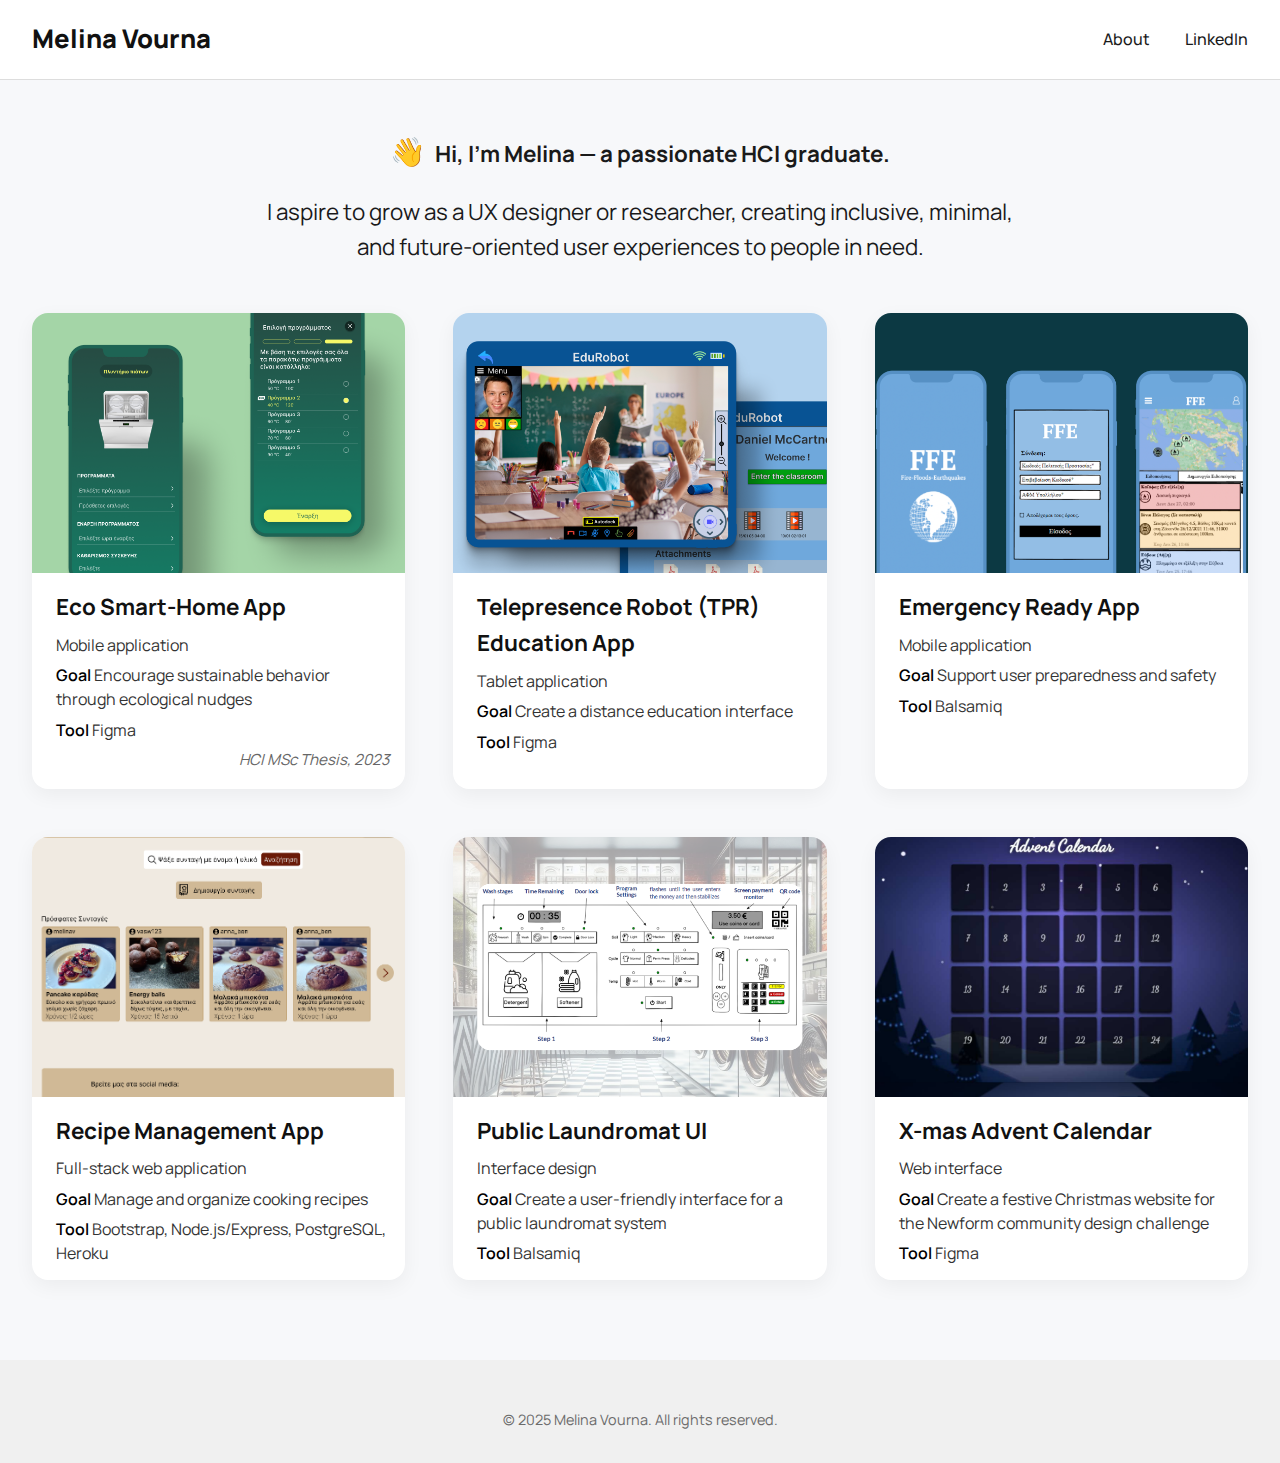
<file: index.html>
<!DOCTYPE html>
<html lang="en">
<head>
  <meta charset="UTF-8" />
  <meta name="viewport" content="width=device-width, initial-scale=1.0"/>
  <title>Melina Vourna - UX Portfolio</title>
  <link rel="stylesheet" href="style.css" />
  <link href="https://fonts.googleapis.com/css2?family=Manrope:wght@400;600;700&display=swap" rel="stylesheet">
</head>

<body>
  <nav class="nav-bar">
    <div class="nav-left">
      <a href="index.html"><strong>Melina Vourna</strong></a>
    </div>
    <div class="nav-right">
      <a href="about.html">About</a>
      <a href="https://www.linkedin.com/in/maria-melina-vourna-6075b1251/" target="_blank">LinkedIn</a>
    </div>
  </nav>        

  <section class="intro">
    <p><span class="emoji">👋</span> <strong>Hi, I’m Melina — a passionate HCI graduate.</strong></p>
    <p>I aspire to grow as a UX designer or researcher, creating inclusive, minimal, and future-oriented user experiences to people in need.</p>
  </section>  

  <!-- ONLY projects are in the container now -->
  <section class="projects-container">
  <div class="project">
    <div class="image-wrapper">
      <img src="img/smarthome.png" alt="Smart-home App"/>
      <div class="overlay">
        <a href="https://www.figma.com/design/ZqSilHO0yvNuTugWzdpgvN/Mobile-Smart-home-App?node-id=1-3709&t=HxRjpZob3w9JTwo3-1" target="_blank" class="btn">Mockups</a>
        <a href="https://gamework.ceid.upatras.gr/" target="_blank" class="btn">Deploy</a>
        <a href="https://hdl.handle.net/10889/26103" target="_blank" class="btn">Thesis</a>
      </div>
    </div>
    <div class="project-content">
    <h2>Eco Smart-Home App</h2>
    <ul class="project-info">
      <li>Mobile application</li>
      <li><strong>Goal</strong> Encourage sustainable behavior through ecological nudges</li>
      <li><strong>Tool</strong> Figma</li>
    </ul>
    <p class="project-subtitle"><i>HCI MSc Thesis, 2023</i></p>
    </div>
  </div>

  <div class="project">
    <div class="image-wrapper">
      <img src="img/edurobot.png" alt="Tablet App"/>
      <div class="overlay">
        <a href="https://www.figma.com/design/8SjUTP5fW8iCSrI5NvZmKv/Remote-Education-with-Telepresence-Robot-Tablet-App?node-id=3-2591&t=wEZjYTznj7PktdBS-1" target="_blank" class="btn">Mockups</a>
        <a href="https://docs.google.com/document/d/1107WdgaLWSnjkdXcgyGfMbo5U3gjYIdHwuN0FxX1LiM/edit" target="_blank" class="btn">Description</a>
        <a href="https://docs.google.com/presentation/d/1gc5XMIni23gPhIfuN4ufGoTFlt4vsSnYiecErL45fJ0/edit?usp=sharing" target="_blank" class="btn">PowerPoint</a>
      </div>
    </div>
    <div class="project-content">
      <h2>Telepresence Robot (TPR) Education App</h2>
      <ul class="project-info">
        <li>Tablet application</li>
        <li><strong>Goal</strong> Create a distance education interface</li>
        <li><strong>Tool</strong> Figma</li>
      </ul> 
    </div>     
  </div>

  <div class="project">
    <div class="image-wrapper">
      <img src="img/ffe.png" alt="Smart-home App"/>
      <div class="overlay">
        <a href="https://docs.google.com/document/d/1n0B6vGAeUgU61UwNqq_L2aquP-4YhR2mRVAgJ0hfCuU/edit?usp=sharing" target="_blank" class="btn">Description</a>
      </div>
    </div>
    <div class="project-content">
      <h2>Emergency Ready App</h2>
      <ul class="project-info">
        <li>Mobile application</li>
        <li><strong>Goal</strong> Support user preparedness and safety</li>
        <li><strong>Tool</strong> Balsamiq</li>
      </ul>
    </div>
  </div>

  <div class="project">
    <div class="image-wrapper">
      <img src="img/cookshare.png" alt="Smart-home App"/>
      <div class="overlay">
        <a href="https://github.com/vournam/cookshare-project.git" target="_blank" class="btn">Code</a>
        <a href="https://docs.google.com/document/d/1XQvIrsZJHy1N5csdu2hoiK0b1E0alsFNSVnF8DN6Xzc/edit?usp=sharing" target="_blank" class="btn">Description</a>
      </div>
    </div>
    <div class="project-content">
      <h2>Recipe Management App</h2>
      <ul class="project-info">
        <li>Full-stack web application</li>
        <li><strong>Goal</strong> Manage and organize cooking recipes</li>
        <li><strong>Tool</strong> Bootstrap, Node.js/Express, PostgreSQL, Heroku</li>
      </ul>
    </div>
  </div>

  <div class="project">
    <div class="image-wrapper">
      <img src="img/publiclaundromat.png" alt="Smart-home App"/>
      <div class="overlay">
        <a href="https://docs.google.com/presentation/d/1L2I_RgRC5OTx7c_oDXqvZKNnErDhCCDSZI3t4v_M4xk/edit?usp=sharing" target="_blank" class="btn">PowerPoint</a>
      </div>
    </div>
    <div class="project-content">
      <h2>Public Laundromat UI</h2>
      <ul class="project-info">
        <li>Interface design</li>
        <li><strong>Goal</strong> Create a user-friendly interface for a public laundromat system</li>
        <li><strong>Tool</strong> Balsamiq</li>
      </ul>  
    </div>
  </div>

  <div class="project">
    <div class="image-wrapper">
      <img src="img/xmas.png" alt="Smart-home App"/>
      <div class="overlay">
        <a href="https://github.com/vournam/my-advent-calendar.git" target="_blank" class="btn">Code</a>
        <a href="https://vournam.github.io/my-advent-calendar/" target="_blank" class="btn">Deploy</a>
      </div>
    </div>
    <div class="project-content">
      <h2>X-mas Advent Calendar</h2>
      <ul class="project-info">
        <li>Web interface</li>
        <li><strong>Goal</strong> Create a festive Christmas website for the Newform community design challenge</li>
        <li><strong>Tool</strong> Figma</li>
      </ul>      
    </div>
  </div>
  </section>

  <footer class="footer">
    <p>© 2025 Melina Vourna. All rights reserved.</p>
  </footer>
</body>
</html>
</file>
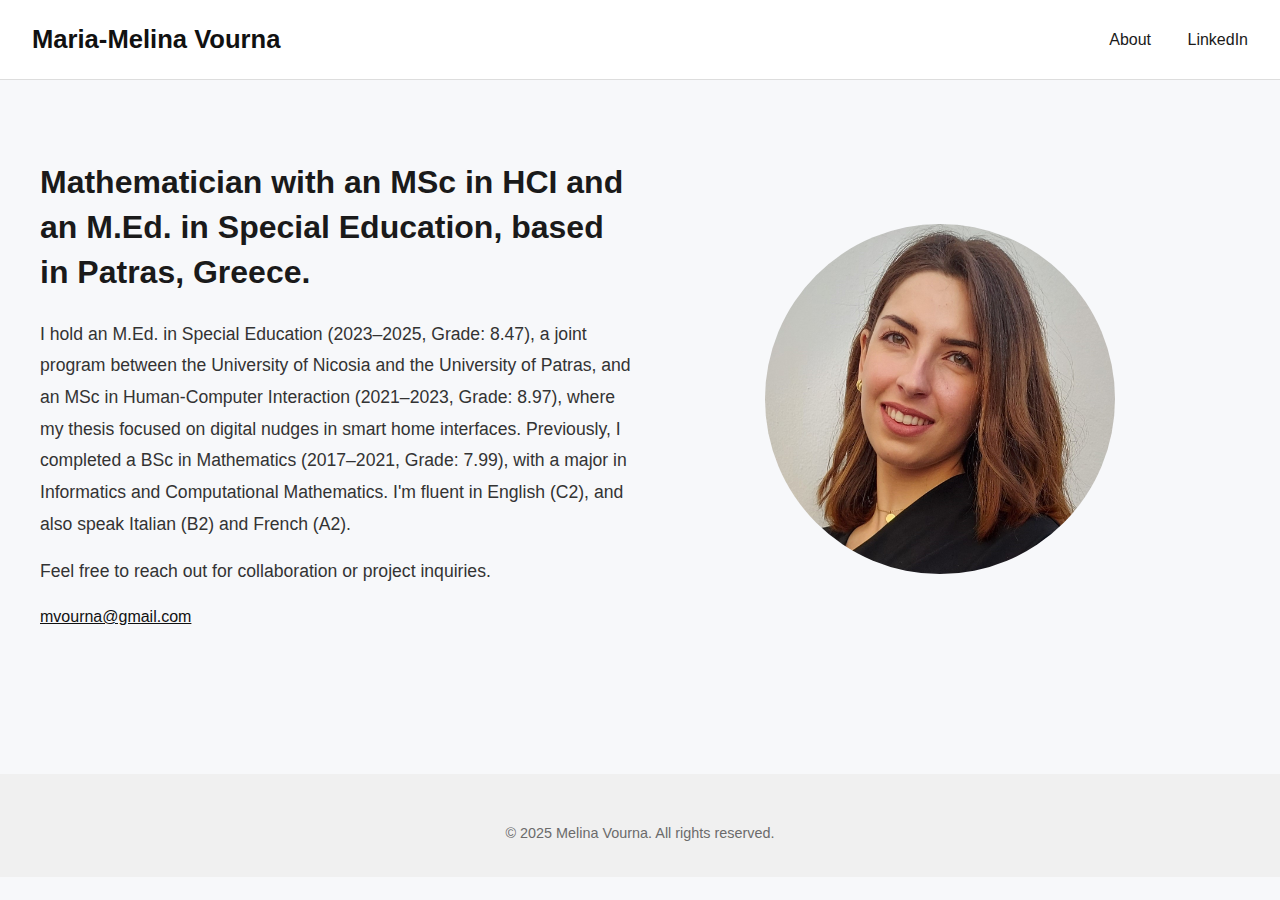
<file: about.html>
<!DOCTYPE html>
<html lang="en">
<head>
<meta charset="UTF-8" />
<meta name="viewport" content="width=device-width, initial-scale=1.0"/>
<title>Project Showcase</title>
<link rel="stylesheet" href="style.css" />
</head>
<body>
    <nav class="nav-bar">
        <div class="nav-left">
        <a href="index.html"><strong>Maria-Melina Vourna</strong></a>
        </div>
        <div class="nav-right">
        <a href="about.html">About</a>
        <a href="https://www.linkedin.com/in/maria-melina-vourna-6075b1251/" target="_blank">LinkedIn</a>
        </div>
    </nav>

    <section class="about-section">
        <div class="about-text">
        <h1>
            Mathematician with an MSc in HCI and <br />
            an M.Ed. in Special Education, based in Patras, Greece.
        </h1>
        <p>
            I hold an M.Ed. in Special Education (2023–2025, Grade: 8.47), a joint program between the University of Nicosia and the University of Patras, and an MSc in Human-Computer Interaction (2021–2023, Grade: 8.97), where my thesis focused on digital nudges in smart home interfaces. Previously, I completed a BSc in Mathematics (2017–2021, Grade: 7.99), with a major in Informatics and Computational Mathematics. I'm fluent in English (C2), and also speak Italian (B2) and French (A2).
        </p>
        <p>Feel free to reach out for collaboration or project inquiries.</p>
        <a href="mailto:mvourna@gmail.com" class="email-link">mvourna@gmail.com</a>
        </div>

        <div class="about-image">
        <img src="img/profile.jpg" alt="Portrait of Maria-Melina Vourna" />
        </div>
    </section>

    <footer class="footer">
        <p>© 2025 Melina Vourna. All rights reserved.</p>
    </footer>
</body>
</html>
</file>
<file: style.css>
/* ======= Base Reset & Variables ======= */
:root {
  --font-main: 'Manrope', 'Inter', sans-serif;
  --color-bg: #f7f8fa;
  --color-text: #1a1a1a;
  --color-dark: #111;
  --color-accent: #0066ff;
  --color-muted: #6b6b6b;
  --color-shadow: rgba(0, 0, 0, 0.05);
  --color-overlay: rgba(0, 0, 0, 0.65);
  --radius: 16px;
  --transition: 0.3s ease;
}

* {
  margin: 0;
  padding: 0;
  box-sizing: border-box;
}

body {
  font-family: var(--font-main);
  background-color: var(--color-bg);
  color: var(--color-text);
  line-height: 1.6;
  font-size: 1rem;
}

/* ======= Navbar ======= */
.nav-bar {
  display: flex;
  justify-content: space-between;
  align-items: center;
  padding: 1.2rem 2rem;
  background: #fff;
  position: sticky;
  top: 0;
  z-index: 1000;
  border-bottom: 1px solid #ddd;
  backdrop-filter: blur(5px);
}

.nav-left a {
  font-size: 1.6rem;
  font-weight: 700;
  text-decoration: none;
  color: var(--color-dark);
}

.nav-right a {
  margin-left: 2rem;
  font-weight: 500;
  text-decoration: none;
  color: var(--color-text);
  transition: color var(--transition);
}

.nav-right a:hover {
  color: var(--color-accent);
}

/* ======= Intro Section ======= */
.intro {
  max-width: 800px;
  margin: 3rem auto;
  padding: 0 1.5rem;
  text-align: center;
}

.intro p {
  font-size: 1.4rem;
  margin-bottom: 1.2rem;
}

.emoji {
  font-size: 1.8rem;
  margin-right: 0.3rem;
}

/* ======= Projects Grid ======= */
.projects-container {
  display: grid;
  grid-template-columns: repeat(auto-fit, minmax(360px, 1fr));
  gap: 3rem;
  max-width: 1300px;
  margin: 2rem auto 5rem;
  padding: 0 2rem;
}

/* ======= Project Card ======= */
.project {
  background: #fff;
  border-radius: var(--radius);
  box-shadow: 0 6px 20px var(--color-shadow);
  overflow: hidden;
  display: flex;
  flex-direction: column;
  transition: transform var(--transition), box-shadow var(--transition);
}

.project:hover {
  transform: translateY(-8px);
  box-shadow: 0 10px 30px rgba(0, 0, 0, 0.1);
}

.image-wrapper {
  position: relative;
  overflow: hidden;
  height: 260px;
}

.image-wrapper img {
  width: 100%;
  height: 100%;
  object-fit: cover;
  transition: transform var(--transition);
}

.image-wrapper:hover img {
  transform: scale(1.05);
}

.overlay {
  position: absolute;
  inset: 0;
  background: var(--color-overlay);
  display: flex;
  flex-direction: column;
  justify-content: center;
  align-items: center;
  opacity: 0;
  gap: 0.7rem;
  transition: opacity var(--transition);
}

.image-wrapper:hover .overlay {
  opacity: 1;
}

/* ======= Call-to-action Buttons ======= */
.btn {
  background-color: #d8d8d8;
  color: #141414;
  padding: 0.75rem 1.25rem;
  min-width: 120px; 
  text-align: center;
  font-size: 1rem;
  font-weight: 500;
  border: none;
  border-radius: 999px;
  display: inline-block;
  text-decoration: none;
  transition: all 0.3s ease;
  white-space: nowrap;
  overflow: hidden;
  text-overflow: ellipsis;
  box-shadow: 0 3px 8px rgba(0, 0, 0, 0.1);
}

.btn:hover {
  background-color: #ffffff;              /* slight lighten on hover */
  transform: scale(1.04);
  box-shadow: 0 6px 16px rgba(0, 0, 0, 0.15);
}

.btn:focus {
  outline: none;
  box-shadow: 0 0 0 3px rgba(255, 255, 255, 0.2);
}

/* ======= Project Text ======= */
.project-content {
  padding: 0 1rem 0.5rem 1rem;
  text-align: left;
}

.project h2 {
  padding: 1rem 1.5rem 0.5rem 0.5rem;
  font-size: 1.4rem;
  color: var(--color-dark);
}

.project-details {
  text-align: left;
  margin-top: 1rem;
}

.project-subtitle {
  font-size: 0.95rem;
  color: #666;
  padding-left: 0.5rem;
  margin-bottom: 0.5rem;
  text-align: right;
}

.project-info {
  list-style: none;
  padding-left: 0.5rem;
  margin: 0;
}

.project-info li {
  font-size: 1rem;
  color: #333;
  margin-bottom: 0.4rem;
  line-height: 1.5;
}

.project-info li strong {
  color: #000;
  font-weight: 600;
}

/* ======= Footer ======= */
.footer {
  text-align: center;
  padding: 3rem 1rem 2rem;
  font-size: 0.9rem;
  color: var(--color-muted);
  background-color: #f0f0f0;
  margin-top: 4rem;
}

/* ======= Accessibility & Interaction ======= */
a:focus,
.btn:focus {
  outline: 2px dashed var(--color-accent);
  outline-offset: 4px;
}

/* ======= About Section ======= */
.about-section {
  display: flex;
  justify-content: space-between;
  align-items: flex-start;
  flex-wrap: wrap;
  padding: 5rem 3rem 5rem 0;
  max-width: 1200px;
  margin: auto;
}

.about-text {
  flex: 1 1 55%;
  max-width: 600px;
}

.about-text h1 {
  font-size: 2rem;
  font-weight: 600;
  margin-bottom: 1.5rem;
  line-height: 1.4;
}

.about-text p {
  font-size: 1.1rem;
  line-height: 1.8;
  color: #333;
  margin-bottom: 1rem;
}

.email-link {
  color: #111;
  font-weight: 500;
  text-decoration: underline;
}

/* ======= Profile Image ======= */
.about-image {
  flex: 1 1 30%;
  display: flex;
  justify-content: center;
  padding: 2rem 0 0 3rem;
  align-items: center;
  margin-top: 2rem;
}

.about-image img {
  width: 350px;
  height: 350px;
  border-radius: 50%;
  object-fit: cover;
}
</file>
